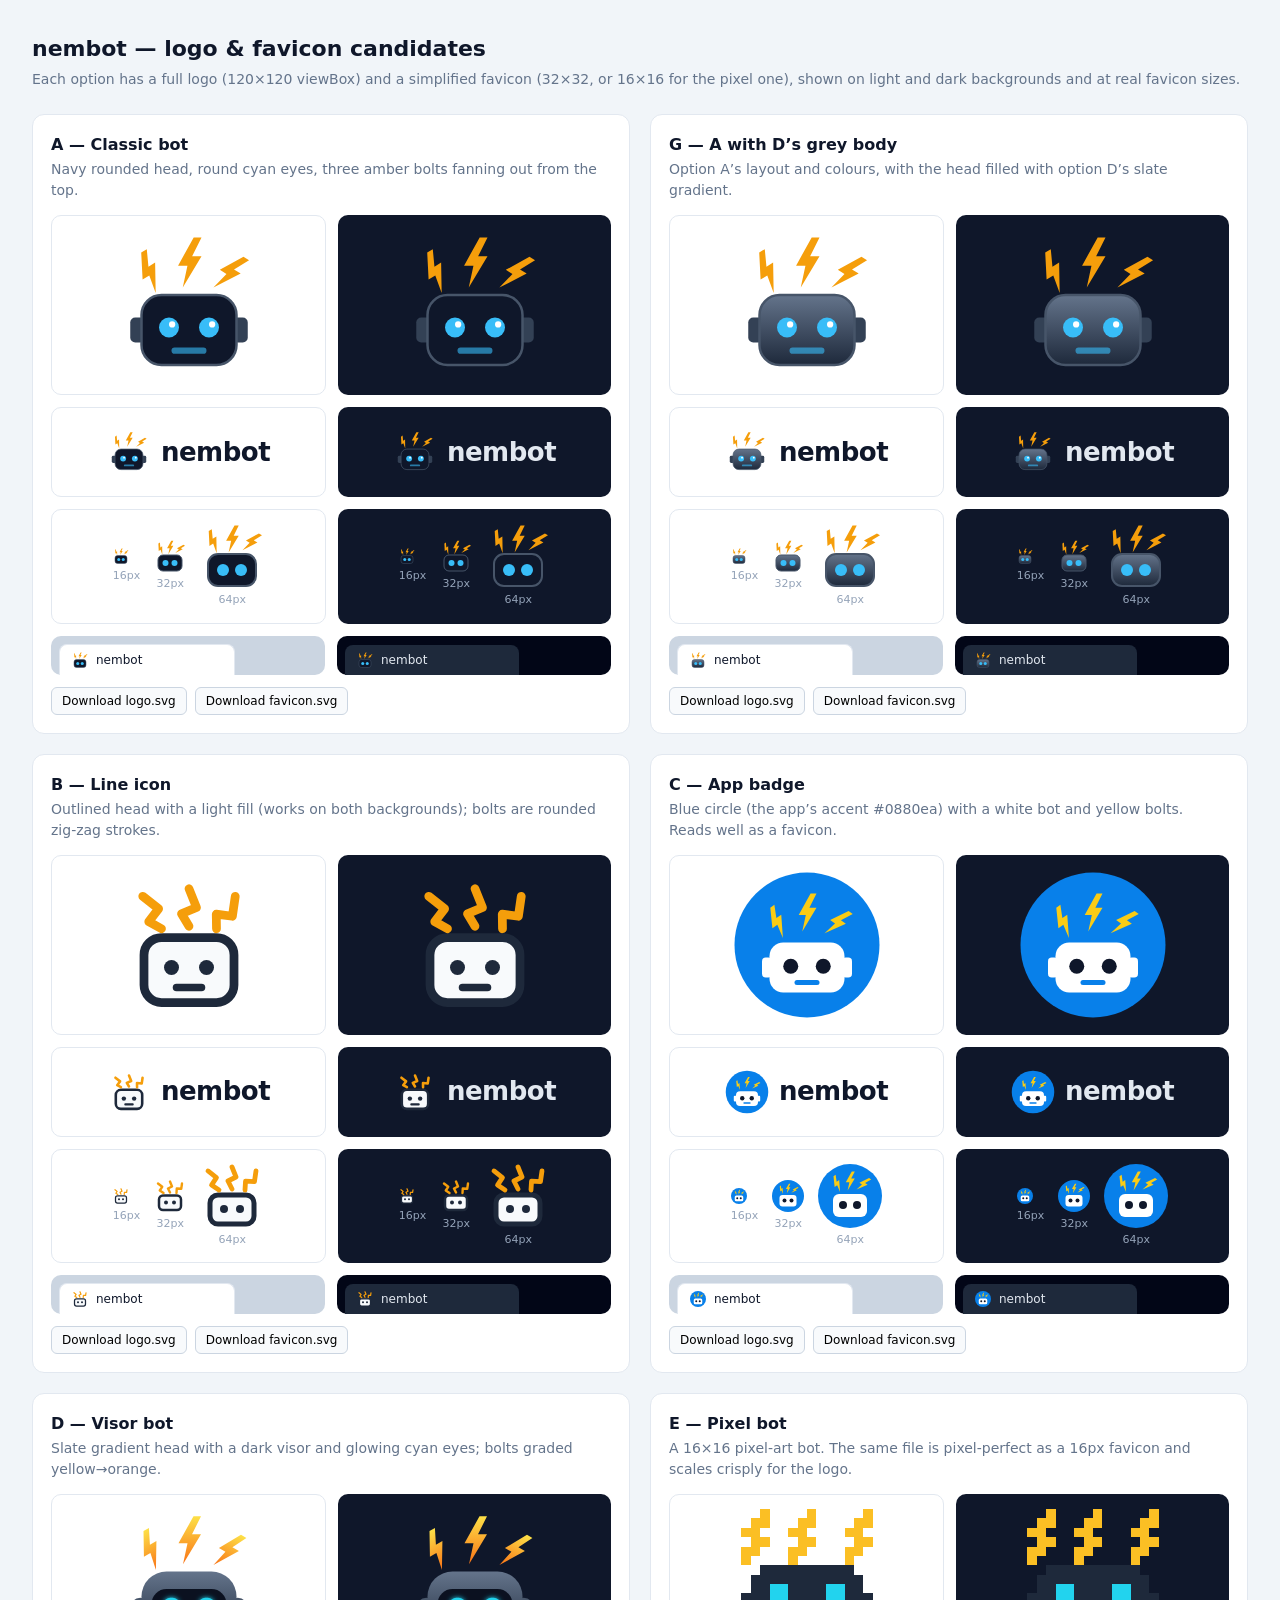
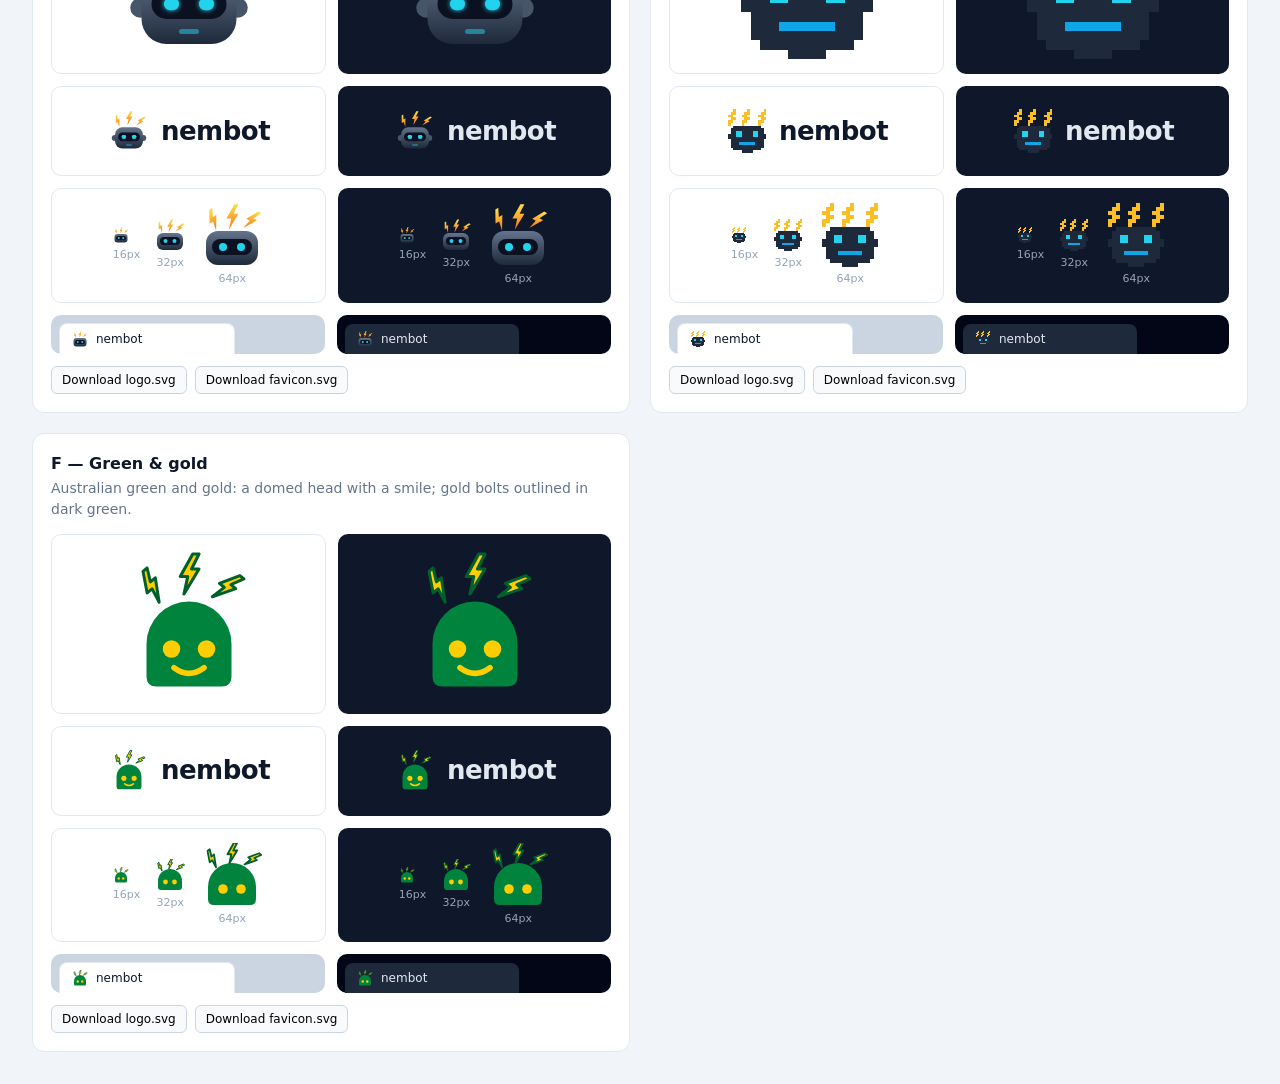
<file: design/logo-options.html>
<!doctype html>
<html lang="en">
<head>
<meta charset="utf-8">
<title>nembot — logo options</title>
<style>
  body { margin: 0; padding: 32px; font: 14px/1.5 system-ui, sans-serif; color: #0f172a; background: #f1f5f9; }
  h1 { margin: 0 0 4px; font-size: 22px; }
  p.lead { margin: 0 0 24px; color: #64748b; }
  .grid { display: grid; grid-template-columns: repeat(auto-fill, minmax(520px, 1fr)); gap: 20px; }
  .card { background: #fff; border: 1px solid #e2e8f0; border-radius: 12px; padding: 18px; }
  .card h2 { margin: 0; font-size: 16px; }
  .card .note { margin: 2px 0 14px; color: #64748b; }
  .row { display: flex; gap: 12px; align-items: stretch; margin-bottom: 12px; }
  .tile { flex: 1; display: flex; align-items: center; justify-content: center; border-radius: 10px; padding: 14px; min-height: 60px; }
  .light { background: #fff; border: 1px solid #e2e8f0; }
  .dark { background: #0f172a; color: #e2e8f0; }
  .tile img { display: block; }
  .big img { width: 150px; height: 150px; }
  .wordmark { gap: 10px; font-weight: 700; font-size: 26px; letter-spacing: -0.5px; }
  .wordmark img { width: 44px; height: 44px; }
  .sizes { gap: 14px; }
  .sizes img { image-rendering: auto; }
  .tab { display: flex; align-items: center; gap: 8px; padding: 6px 12px; border-radius: 8px 8px 0 0; font-size: 12px; width: 150px; }
  .tab.light { background: #fff; border-bottom: none; }
  .tab.dark { background: #1e293b; }
  .tabbar { flex: 1; display: flex; gap: 6px; align-items: flex-end; padding: 8px 8px 0; border-radius: 10px; background: #cbd5e1; }
  .tabbar.dark-bar { background: #020617; }
  .buttons { display: flex; gap: 8px; flex-wrap: wrap; }
  button { font: inherit; font-size: 12px; padding: 4px 10px; border: 1px solid #cbd5e1; border-radius: 6px; background: #f8fafc; cursor: pointer; }
  button:hover { background: #e2e8f0; }
  .label { font-size: 11px; color: #94a3b8; text-align: center; margin-top: 4px; }
</style>
</head>
<body>
<h1>nembot — logo &amp; favicon candidates</h1>
<p class="lead">Each option has a full logo (120×120 viewBox) and a simplified favicon (32×32, or 16×16 for the pixel one), shown on light and dark backgrounds and at real favicon sizes.</p>
<div class="grid" id="grid"></div>

<script>
// A classic lightning bolt, about 16 wide and 32 tall, centred on the origin.
const BOLT = 'M3,-16 L-7,2 L-1,2 L-4,16 L8,-4 L2,-4 L8,-16 Z';
const bolt = (x, y, r, s, attrs) =>
  `<path d="${BOLT}" transform="translate(${x} ${y}) rotate(${r}) scale(${s})" ${attrs}/>`;
const svg = (box, body) =>
  `<svg xmlns="http://www.w3.org/2000/svg" viewBox="0 0 ${box} ${box}" width="${box}" height="${box}">${body}</svg>`;

// Zig-zag stroke bolt for the line style, tip pointing up (outwards).
const zig = (pts, x, y, r, attrs) =>
  `<polyline points="${pts}" transform="translate(${x} ${y}) rotate(${r})" fill="none" ${attrs}/>`;

function pixelSvg(rows, colors) {
  const paths = {};
  rows.forEach((row, y) => {
    if (row.length !== 16) throw new Error(`pixel row ${y} has ${row.length} cells`);
    [...row].forEach((c, x) => {
      if (colors[c]) paths[c] = (paths[c] || '') + `M${x} ${y}h1v1h-1z`;
    });
  });
  const body = Object.entries(paths)
    .map(([c, d]) => `<path d="${d}" fill="${colors[c]}"/>`).join('');
  return `<svg xmlns="http://www.w3.org/2000/svg" viewBox="0 0 16 16" width="16" height="16" shape-rendering="crispEdges">${body}</svg>`;
}

const PIXEL = [
  '...Y....Y.....Y.',
  '..YY...YY....YY.',
  '.YY...YY....YY..',
  '..YY...YY....YY.',
  '.YY...YY....YY..',
  '.Y....Y.....Y...',
  '...HHHHHHHHHH...',
  '..HHHHHHHHHHHH..',
  '..HHEEHHHHEEHH..',
  '.HHHEEHHHHEEHHH.',
  '.HHHHHHHHHHHHHH.',
  '..HHHHHHHHHHHH..',
  '..HHHMMMMMMHHH..',
  '..HHHHHHHHHHHH..',
  '...HHHHHHHHHH...',
  '......HHHH......',
];
const pixel = pixelSvg(PIXEL, { Y: '#fbbf24', H: '#1e293b', E: '#22d3ee', M: '#0ea5e9' });

const OPTIONS = [
  {
    key: 'a', name: 'A — Classic bot',
    note: 'Navy rounded head, round cyan eyes, three amber bolts fanning out from the top.',
    logo: svg(120, `
      <rect x="13" y="70" width="12" height="20" rx="4" fill="#334155"/>
      <rect x="95" y="70" width="12" height="20" rx="4" fill="#334155"/>
      <rect x="22" y="52" width="76" height="56" rx="16" fill="#0f172a" stroke="#475569" stroke-width="2"/>
      <circle cx="44" cy="78" r="8" fill="#38bdf8"/><circle cx="76" cy="78" r="8" fill="#38bdf8"/>
      <circle cx="46.5" cy="75.5" r="2.5" fill="#fff"/><circle cx="78.5" cy="75.5" r="2.5" fill="#fff"/>
      <rect x="46" y="94" width="28" height="5" rx="2.5" fill="#38bdf8" opacity=".6"/>
      ${bolt(60, 26, 0, 1.25, 'fill="#f59e0b"')}
      ${bolt(28, 34, -32, 1.05, 'fill="#f59e0b"')}
      ${bolt(92, 34, 32, 1.05, 'fill="#f59e0b"')}`),
    favicon: svg(32, `
      <rect x="4" y="15" width="24" height="16" rx="5" fill="#0f172a" stroke="#475569" stroke-width="1"/>
      <circle cx="11.5" cy="23" r="3" fill="#38bdf8"/><circle cx="20.5" cy="23" r="3" fill="#38bdf8"/>
      ${bolt(16, 7.5, 0, 0.42, 'fill="#f59e0b"')}
      ${bolt(6.5, 9, -32, 0.36, 'fill="#f59e0b"')}
      ${bolt(25.5, 9, 32, 0.36, 'fill="#f59e0b"')}`),
  },
  {
    key: 'g', name: 'G — A with D’s grey body',
    note: 'Option A’s layout and colours, with the head filled with option D’s slate gradient.',
    logo: svg(120, `
      <defs><linearGradient id="gh" gradientUnits="userSpaceOnUse" x1="0" y1="52" x2="0" y2="108"><stop offset="0" stop-color="#64748b"/><stop offset="1" stop-color="#1e293b"/></linearGradient></defs>
      <rect x="13" y="70" width="12" height="20" rx="4" fill="#334155"/>
      <rect x="95" y="70" width="12" height="20" rx="4" fill="#334155"/>
      <rect x="22" y="52" width="76" height="56" rx="16" fill="url(#gh)" stroke="#475569" stroke-width="2"/>
      <circle cx="44" cy="78" r="8" fill="#38bdf8"/><circle cx="76" cy="78" r="8" fill="#38bdf8"/>
      <circle cx="46.5" cy="75.5" r="2.5" fill="#fff"/><circle cx="78.5" cy="75.5" r="2.5" fill="#fff"/>
      <rect x="46" y="94" width="28" height="5" rx="2.5" fill="#38bdf8" opacity=".6"/>
      ${bolt(60, 26, 0, 1.25, 'fill="#f59e0b"')}
      ${bolt(28, 34, -32, 1.05, 'fill="#f59e0b"')}
      ${bolt(92, 34, 32, 1.05, 'fill="#f59e0b"')}`),
    favicon: svg(32, `
      <defs><linearGradient id="gh" gradientUnits="userSpaceOnUse" x1="0" y1="15" x2="0" y2="31"><stop offset="0" stop-color="#64748b"/><stop offset="1" stop-color="#1e293b"/></linearGradient></defs>
      <rect x="4" y="15" width="24" height="16" rx="5" fill="url(#gh)" stroke="#475569" stroke-width="1"/>
      <circle cx="11.5" cy="23" r="3" fill="#38bdf8"/><circle cx="20.5" cy="23" r="3" fill="#38bdf8"/>
      ${bolt(16, 7.5, 0, 0.42, 'fill="#f59e0b"')}
      ${bolt(6.5, 9, -32, 0.36, 'fill="#f59e0b"')}
      ${bolt(25.5, 9, 32, 0.36, 'fill="#f59e0b"')}`),
  },
  {
    key: 'b', name: 'B — Line icon',
    note: 'Outlined head with a light fill (works on both backgrounds); bolts are rounded zig-zag strokes.',
    logo: svg(120, `
      <rect x="24" y="54" width="72" height="52" rx="14" fill="#f8fafc" stroke="#1e293b" stroke-width="7"/>
      <circle cx="46" cy="78" r="6" fill="#1e293b"/><circle cx="74" cy="78" r="6" fill="#1e293b"/>
      <line x1="50" y1="94" x2="70" y2="94" stroke="#1e293b" stroke-width="6" stroke-linecap="round"/>
      ${[[38, 47, -30], [60, 45, 0], [82, 47, 30]].map(([x, y, r]) => zig('0,0 -6,-10 6,-15 0,-30', x, y, r,
        'stroke="#f59e0b" stroke-width="7" stroke-linecap="round" stroke-linejoin="round"')).join('')}`),
    favicon: svg(32, `
      <rect x="5" y="15.5" width="22" height="14.5" rx="4" fill="#f8fafc" stroke="#1e293b" stroke-width="2.5"/>
      <circle cx="12" cy="22.5" r="2" fill="#1e293b"/><circle cx="20" cy="22.5" r="2" fill="#1e293b"/>
      ${[[9.5, 13, -30], [16, 12.5, 0], [22.5, 13, 30]].map(([x, y, r]) => zig('0,0 -2,-4 2,-6 0,-11', x, y, r,
        'stroke="#f59e0b" stroke-width="2.4" stroke-linecap="round" stroke-linejoin="round"')).join('')}`),
  },
  {
    key: 'c', name: 'C — App badge',
    note: 'Blue circle (the app’s accent #0880ea) with a white bot and yellow bolts. Reads well as a favicon.',
    logo: svg(120, `
      <circle cx="60" cy="60" r="58" fill="#0880ea"/>
      <rect x="24" y="70" width="8" height="16" rx="3" fill="#fff"/>
      <rect x="88" y="70" width="8" height="16" rx="3" fill="#fff"/>
      <rect x="30" y="58" width="60" height="40" rx="11" fill="#fff"/>
      <circle cx="47" cy="77" r="6" fill="#0f172a"/><circle cx="73" cy="77" r="6" fill="#0f172a"/>
      <rect x="50" y="88" width="20" height="4" rx="2" fill="#0880ea"/>
      ${bolt(60, 34, 0, 0.95, 'fill="#facc15"')}
      ${bolt(36, 42, -35, 0.8, 'fill="#facc15"')}
      ${bolt(84, 42, 35, 0.8, 'fill="#facc15"')}`),
    favicon: svg(32, `
      <circle cx="16" cy="16" r="16" fill="#0880ea"/>
      <rect x="7.5" y="15" width="17" height="11.5" rx="3" fill="#fff"/>
      <circle cx="12.5" cy="20.5" r="2" fill="#0f172a"/><circle cx="19.5" cy="20.5" r="2" fill="#0f172a"/>
      ${bolt(16, 8.5, 0, 0.3, 'fill="#facc15"')}
      ${bolt(9.5, 10, -35, 0.26, 'fill="#facc15"')}
      ${bolt(22.5, 10, 35, 0.26, 'fill="#facc15"')}`),
  },
  {
    key: 'd', name: 'D — Visor bot',
    note: 'Slate gradient head with a dark visor and glowing cyan eyes; bolts graded yellow→orange.',
    logo: svg(120, `
      <defs>
        <linearGradient id="dh" x1="0" y1="0" x2="0" y2="1"><stop offset="0" stop-color="#64748b"/><stop offset="1" stop-color="#1e293b"/></linearGradient>
        <linearGradient id="db" x1="0" y1="0" x2="0" y2="1"><stop offset="0" stop-color="#fde047"/><stop offset="1" stop-color="#f97316"/></linearGradient>
        <filter id="dg" x="-50%" y="-50%" width="200%" height="200%"><feGaussianBlur stdDeviation="2"/><feMerge><feMergeNode/><feMergeNode in="SourceGraphic"/></feMerge></filter>
      </defs>
      <circle cx="21" cy="79" r="8" fill="#475569"/><circle cx="99" cy="79" r="8" fill="#475569"/>
      <rect x="22" y="50" width="76" height="58" rx="20" fill="url(#dh)"/>
      <rect x="30" y="64" width="60" height="24" rx="12" fill="#0b1120"/>
      <rect x="40" y="71" width="12" height="10" rx="5" fill="#22d3ee" filter="url(#dg)"/>
      <rect x="68" y="71" width="12" height="10" rx="5" fill="#22d3ee" filter="url(#dg)"/>
      <rect x="52" y="96" width="16" height="4" rx="2" fill="#22d3ee" opacity=".5"/>
      ${bolt(60, 25, 0, 1.2, 'fill="url(#db)"')}
      ${bolt(29, 33, -30, 1.0, 'fill="url(#db)"')}
      ${bolt(91, 33, 30, 1.0, 'fill="url(#db)"')}`),
    favicon: svg(32, `
      <defs>
        <linearGradient id="dh" x1="0" y1="0" x2="0" y2="1"><stop offset="0" stop-color="#64748b"/><stop offset="1" stop-color="#1e293b"/></linearGradient>
        <linearGradient id="db" x1="0" y1="0" x2="0" y2="1"><stop offset="0" stop-color="#fde047"/><stop offset="1" stop-color="#f97316"/></linearGradient>
      </defs>
      <rect x="3" y="14" width="26" height="17" rx="6" fill="url(#dh)"/>
      <rect x="6" y="18" width="20" height="8" rx="4" fill="#0b1120"/>
      <rect x="9.5" y="20" width="4" height="4" rx="2" fill="#22d3ee"/>
      <rect x="18.5" y="20" width="4" height="4" rx="2" fill="#22d3ee"/>
      ${bolt(16, 7, 0, 0.4, 'fill="url(#db)"')}
      ${bolt(6.5, 8.5, -30, 0.34, 'fill="url(#db)"')}
      ${bolt(25.5, 8.5, 30, 0.34, 'fill="url(#db)"')}`),
  },
  {
    key: 'e', name: 'E — Pixel bot',
    note: 'A 16×16 pixel-art bot. The same file is pixel-perfect as a 16px favicon and scales crisply for the logo.',
    logo: pixel,
    favicon: pixel,
  },
  {
    key: 'f', name: 'F — Green & gold',
    note: 'Australian green and gold: a domed head with a smile; gold bolts outlined in dark green.',
    logo: svg(120, `
      <path d="M26,76 A34,34 0 0 1 94,76 V102 Q94,110 86,110 H34 Q26,110 26,102 Z" fill="#00843d"/>
      <circle cx="46" cy="80" r="7" fill="#ffcd00"/><circle cx="74" cy="80" r="7" fill="#ffcd00"/>
      <path d="M48,95 Q60,104 72,95" fill="none" stroke="#ffcd00" stroke-width="4.5" stroke-linecap="round"/>
      ${bolt(60, 20, 0, 1.0, 'fill="#ffcd00" stroke="#00602c" stroke-width="2.5" stroke-linejoin="round"')}
      ${bolt(30, 30, -40, 0.85, 'fill="#ffcd00" stroke="#00602c" stroke-width="2.8" stroke-linejoin="round"')}
      ${bolt(90, 30, 40, 0.85, 'fill="#ffcd00" stroke="#00602c" stroke-width="2.8" stroke-linejoin="round"')}`),
    favicon: svg(32, `
      <path d="M4,22 A12,12 0 0 1 28,22 V28 Q28,31 25,31 H7 Q4,31 4,28 Z" fill="#00843d"/>
      <circle cx="11.5" cy="23" r="2.4" fill="#ffcd00"/><circle cx="20.5" cy="23" r="2.4" fill="#ffcd00"/>
      ${bolt(16, 5, 0, 0.32, 'fill="#ffcd00" stroke="#00602c" stroke-width="3" stroke-linejoin="round"')}
      ${bolt(6, 8, -40, 0.28, 'fill="#ffcd00" stroke="#00602c" stroke-width="3.2" stroke-linejoin="round"')}
      ${bolt(26, 8, 40, 0.28, 'fill="#ffcd00" stroke="#00602c" stroke-width="3.2" stroke-linejoin="round"')}`),
  },
];

// Each preview is an <img> of a data URI, so the SVGs' ids and styles stay isolated.
const uri = s => 'data:image/svg+xml;charset=utf-8,' + encodeURIComponent(s.replace(/\s*\n\s*/g, ''));
const img = (s, size) => `<img src="${uri(s)}" width="${size}" height="${size}" alt="">`;

function download(name, text) {
  const a = document.createElement('a');
  a.href = URL.createObjectURL(new Blob([text], { type: 'image/svg+xml' }));
  a.download = name;
  a.click();
  URL.revokeObjectURL(a.href);
}

const grid = document.getElementById('grid');
for (const o of OPTIONS) {
  const card = document.createElement('div');
  card.className = 'card';
  card.innerHTML = `
    <h2>${o.name}</h2>
    <p class="note">${o.note}</p>
    <div class="row">
      <div class="tile light big">${img(o.logo, 150)}</div>
      <div class="tile dark big">${img(o.logo, 150)}</div>
    </div>
    <div class="row">
      <div class="tile light wordmark">${img(o.logo, 44)}nembot</div>
      <div class="tile dark wordmark">${img(o.logo, 44)}nembot</div>
    </div>
    <div class="row">
      ${['light', 'dark'].map(t => `
        <div class="tile ${t} sizes">
          ${[16, 32, 64].map(s => `<div>${img(o.favicon, s)}<div class="label">${s}px</div></div>`).join('')}
        </div>`).join('')}
    </div>
    <div class="row">
      <div class="tabbar"><div class="tab light">${img(o.favicon, 16)}nembot</div></div>
      <div class="tabbar dark-bar"><div class="tab dark">${img(o.favicon, 16)}nembot</div></div>
    </div>
    <div class="buttons">
      <button data-k="logo">Download logo.svg</button>
      <button data-k="favicon">Download favicon.svg</button>
    </div>`;
  card.querySelectorAll('button').forEach(b => b.addEventListener('click', () =>
    download(`nembot-${o.key}-${b.dataset.k}.svg`, o[b.dataset.k].trim() + '\n')));
  grid.appendChild(card);
}
</script>
</body>
</html>
</file>
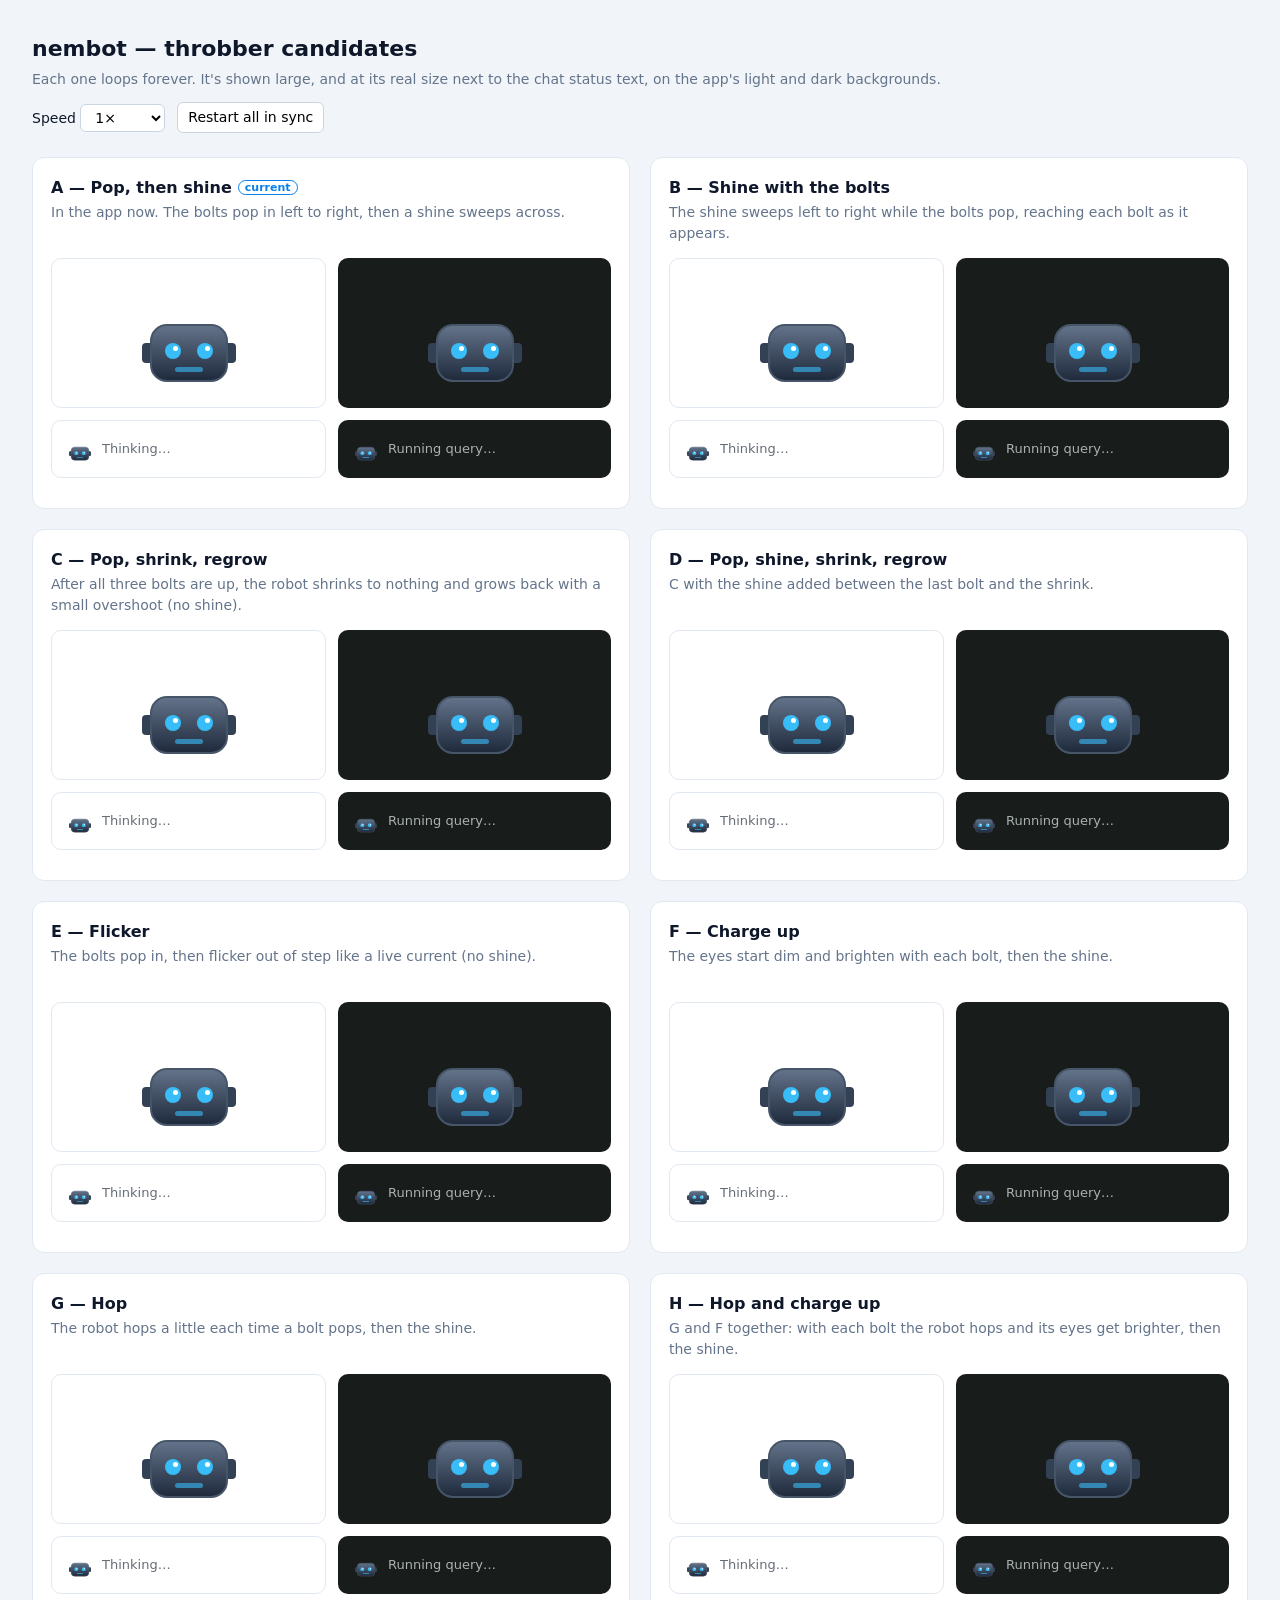
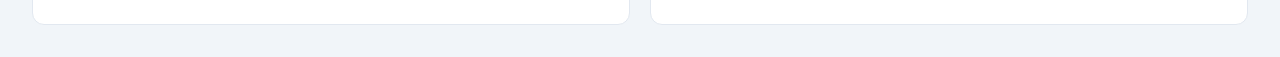
<file: design/throbber-options.html>
<!doctype html>
<html lang="en">
<head>
<meta charset="utf-8">
<title>nembot — throbber options</title>
<style>
  body { margin: 0; padding: 32px; font: 14px/1.5 system-ui, sans-serif; color: #0f172a; background: #f1f5f9; }
  h1 { margin: 0 0 4px; font-size: 22px; }
  p.lead { margin: 0 0 12px; color: #64748b; }
  .controls { display: flex; gap: 12px; align-items: center; margin-bottom: 24px; }
  .controls select, .controls button { font: inherit; padding: 4px 10px; border: 1px solid #cbd5e1; border-radius: 6px; background: #fff; cursor: pointer; }
  .grid { display: grid; grid-template-columns: repeat(auto-fill, minmax(420px, 1fr)); gap: 20px; }
  .card { background: #fff; border: 1px solid #e2e8f0; border-radius: 12px; padding: 18px; }
  .card h2 { margin: 0; font-size: 16px; }
  .card .note { margin: 2px 0 14px; color: #64748b; min-height: 42px; }
  .row { display: flex; gap: 12px; margin-bottom: 12px; }
  .tile { flex: 1; display: flex; align-items: center; justify-content: center; border-radius: 10px; padding: 14px; }
  .light { background: #fff; border: 1px solid #e2e8f0; color: #656d76; }
  .dark { background: #181c1a; color: #aab2af; }
  .big .throbber svg { width: 120px; height: 120px; }
  .status { display: flex; align-items: center; gap: 8px; font-size: 13px; justify-content: flex-start; }
  .tag { font-size: 11px; font-weight: 600; color: #0880ea; border: 1px solid #0880ea; border-radius: 10px; padding: 0 6px; margin-left: 6px; vertical-align: 2px; }

  /* ---- Throbbers ---- */
  .throbber { display: inline-flex; flex-shrink: 0; --cycle: 2.8s; }
  .throbber svg { width: 28px; height: 28px; overflow: visible; }
  .nb-body { transform-box: view-box; transform-origin: 60px 80px; }
  .nb-bolt { transform-box: fill-box; transform-origin: 50% 100%; animation: var(--cycle) ease-out infinite both; }
  .nb-bolt-left { animation-name: nb-bolt-left; }
  .nb-bolt-middle { animation-name: nb-bolt-middle; }
  .nb-bolt-right { animation-name: nb-bolt-right; }
  .nb-shine { animation: nb-shine var(--cycle) ease-in-out infinite; }
  .nb-eye-dim { opacity: 0; }

  /* A: the app's current throbber. Bolts pop in, then the shine. */
  @keyframes nb-bolt-left { 0%, 8% { transform: scale(0); opacity: 0; } 15% { transform: scale(1.25); opacity: 1; } 20%, 88% { transform: scale(1); opacity: 1; } 96%, 100% { transform: scale(1); opacity: 0; } }
  @keyframes nb-bolt-middle { 0%, 26% { transform: scale(0); opacity: 0; } 33% { transform: scale(1.25); opacity: 1; } 38%, 88% { transform: scale(1); opacity: 1; } 96%, 100% { transform: scale(1); opacity: 0; } }
  @keyframes nb-bolt-right { 0%, 44% { transform: scale(0); opacity: 0; } 51% { transform: scale(1.25); opacity: 1; } 56%, 88% { transform: scale(1); opacity: 1; } 96%, 100% { transform: scale(1); opacity: 0; } }
  @keyframes nb-shine { 0%, 55% { transform: translateX(0); } 90%, 100% { transform: translateX(160px); } }

  /* B: the shine travels with the bolts, reaching each one as it pops. */
  .v-sync .nb-shine { animation-name: nb-shine-sync; animation-timing-function: linear; }
  @keyframes nb-shine-sync { 0% { transform: translateX(16px); } 81%, 100% { transform: translateX(160px); } }

  /* C: bolts pop in, then the robot shrinks to nothing and grows back. */
  .v-shrink { --cycle: 3.2s; }
  .v-shrink .nb-bolt-left { animation-name: nb-c-left; }
  .v-shrink .nb-bolt-middle { animation-name: nb-c-middle; }
  .v-shrink .nb-bolt-right { animation-name: nb-c-right; }
  .v-shrink .nb-body { animation: nb-shrink var(--cycle) ease-in-out infinite; }
  .v-shrink .nb-shine { display: none; }
  @keyframes nb-c-left { 0%, 8% { transform: scale(0); opacity: 0; } 14% { transform: scale(1.25); opacity: 1; } 18%, 72% { transform: scale(1); opacity: 1; } 74%, 100% { transform: scale(0); opacity: 0; } }
  @keyframes nb-c-middle { 0%, 22% { transform: scale(0); opacity: 0; } 28% { transform: scale(1.25); opacity: 1; } 32%, 72% { transform: scale(1); opacity: 1; } 74%, 100% { transform: scale(0); opacity: 0; } }
  @keyframes nb-c-right { 0%, 36% { transform: scale(0); opacity: 0; } 42% { transform: scale(1.25); opacity: 1; } 46%, 72% { transform: scale(1); opacity: 1; } 74%, 100% { transform: scale(0); opacity: 0; } }
  @keyframes nb-shrink { 0%, 60% { transform: scale(1); } 72%, 76% { transform: scale(0); } 88% { transform: scale(1.12); } 94%, 100% { transform: scale(1); } }

  /* D: C plus the shine, which sweeps after the last bolt and before the shrink. */
  .v-shrink-shine { --cycle: 3.2s; }
  .v-shrink-shine .nb-bolt-left { animation-name: nb-c-left; }
  .v-shrink-shine .nb-bolt-middle { animation-name: nb-c-middle; }
  .v-shrink-shine .nb-bolt-right { animation-name: nb-c-right; }
  .v-shrink-shine .nb-body { animation: nb-shrink var(--cycle) ease-in-out infinite; }
  .v-shrink-shine .nb-shine { animation-name: nb-shine-d; }
  @keyframes nb-shine-d { 0%, 45% { transform: translateX(0); } 59%, 100% { transform: translateX(160px); } }

  /* E: once all three are up, the bolts flicker like a live current. */
  .v-flicker .nb-shine { display: none; }
  .v-flicker .nb-bolt path { animation: nb-flicker var(--cycle) linear infinite; }
  .v-flicker .nb-bolt-middle path { animation-delay: -.09s; }
  .v-flicker .nb-bolt-right path { animation-delay: -.17s; }
  @keyframes nb-flicker { 0%, 58% { opacity: 1; } 60% { opacity: .25; } 62% { opacity: 1; } 66% { opacity: .5; } 68% { opacity: 1; } 72% { opacity: .2; } 73% { opacity: 1; } 78% { opacity: .6; } 80%, 100% { opacity: 1; } }

  /* F: the eyes start dim and brighten with each bolt, then the shine. */
  .v-charge .nb-eye-dim { animation: nb-charge var(--cycle) ease-out infinite; }
  @keyframes nb-charge { 0%, 12% { opacity: .8; } 16%, 30% { opacity: .55; } 34%, 48% { opacity: .3; } 52%, 88% { opacity: 0; } 96%, 100% { opacity: .8; } }

  /* G: the robot hops each time a bolt pops, then the shine. */
  .v-hop .nb-body { animation: nb-hop var(--cycle) ease-out infinite; }
  @keyframes nb-hop { 0%, 9%, 27%, 45% { transform: translateY(0); } 12%, 30%, 48% { transform: translateY(-7px); } 17%, 35%, 53%, 100% { transform: translateY(0); } }

  /* H: G and F together: the robot hops and its eyes brighten with each bolt, then the shine. */
  .v-hop-charge .nb-body { animation: nb-hop var(--cycle) ease-out infinite; }
  .v-hop-charge .nb-eye-dim { animation: nb-charge var(--cycle) ease-out infinite; }

  @media (prefers-reduced-motion: reduce) { .throbber * { animation: none !important; } }
</style>
</head>
<body>
<h1>nembot — throbber candidates</h1>
<p class="lead">Each one loops forever. It's shown large, and at its real size next to the chat status text, on the app's light and dark backgrounds.</p>
<div class="controls">
  <label>Speed <select id="speed"><option value="1.5">1.5×</option><option value="1.25">1.25×</option><option value="1" selected>1×</option><option value="0.5">0.5×</option><option value="0.25">0.25×</option></select></label>
  <button id="restart" type="button">Restart all in sync</button>
</div>
<div class="grid" id="grid"></div>

<script>
const BOLT = 'M3,-16 L-7,2 L-1,2 L-4,16 L8,-4 L2,-4 L8,-16 Z';
let count = 0;

function throbber() {
  const id = `shine-${++count}`;
  // The clip stays well inside the head's outline (only a pixel wide at 28px) and uses slightly
  // smaller bolts (shrink < 1), so the shine never lights the edges.
  const placed = [['left', 28, 34, -32, 1.05], ['middle', 60, 26, 0, 1.25], ['right', 92, 34, 32, 1.05]];
  const bolts = fill => placed
    .map(([k, x, y, r, s]) => `<g class="nb-bolt nb-bolt-${k}"><path d="${BOLT}" transform="translate(${x} ${y}) rotate(${r}) scale(${s})" fill="${fill}"/></g>`)
    .join('');
  // A clip-path can't hold groups, so its bolts are plain paths with the placement built into
  // their points (and the pop-in class on the path itself).
  const clipBolts = shrink => placed.map(([k, x, y, r, s]) => {
    const a = r * Math.PI / 180, k2 = s * shrink;
    const d = BOLT.replace(/(-?[\d.]+),(-?[\d.]+)/g, (_, px, py) =>
      `${(x + k2 * (px * Math.cos(a) - py * Math.sin(a))).toFixed(2)},${(y + k2 * (px * Math.sin(a) + py * Math.cos(a))).toFixed(2)}`);
    return `<path class="nb-bolt nb-bolt-${k}" d="${d}"/>`;
  }).join('');
  return `<span class="throbber"><svg viewBox="0 0 120 120" aria-hidden="true">
    <defs>
      <linearGradient id="${id}-head" gradientUnits="userSpaceOnUse" x1="0" y1="52" x2="0" y2="108"><stop offset="0" stop-color="#64748b"/><stop offset="1" stop-color="#1e293b"/></linearGradient>
      <linearGradient id="${id}-band"><stop offset="0" stop-color="#fff" stop-opacity="0"/><stop offset=".5" stop-color="#fff" stop-opacity=".7"/><stop offset="1" stop-color="#fff" stop-opacity="0"/></linearGradient>
      <clipPath id="${id}-clip">
        <rect x="28" y="58" width="64" height="44" rx="10" fill="#fff"/>${clipBolts(0.88)}
      </clipPath>
    </defs>
    <g class="nb-body">
      <rect x="13" y="70" width="12" height="20" rx="4" fill="#334155"/>
      <rect x="95" y="70" width="12" height="20" rx="4" fill="#334155"/>
      <rect x="22" y="52" width="76" height="56" rx="16" fill="url(#${id}-head)" stroke="#475569" stroke-width="2"/>
      <circle cx="44" cy="78" r="8" fill="#38bdf8"/><circle cx="76" cy="78" r="8" fill="#38bdf8"/>
      <circle cx="46.5" cy="75.5" r="2.5" fill="#fff"/><circle cx="78.5" cy="75.5" r="2.5" fill="#fff"/>
      <g class="nb-eye-dim" fill="url(#${id}-head)"><circle cx="44" cy="78" r="8.5"/><circle cx="76" cy="78" r="8.5"/></g>
      <rect x="46" y="94" width="28" height="5" rx="2.5" fill="#38bdf8" opacity=".6"/>
      ${bolts('#f59e0b')}
      <g clip-path="url(#${id}-clip)"><g class="nb-shine"><rect x="-20" y="4" width="40" height="108" transform="skewX(-20)" fill="url(#${id}-band)"/></g></g>
    </g>
  </svg></span>`;
}

const OPTIONS = [
  { cls: 'v-current', name: 'A — Pop, then shine', current: true,
    note: 'In the app now. The bolts pop in left to right, then a shine sweeps across.' },
  { cls: 'v-sync', name: 'B — Shine with the bolts',
    note: 'The shine sweeps left to right while the bolts pop, reaching each bolt as it appears.' },
  { cls: 'v-shrink', name: 'C — Pop, shrink, regrow',
    note: 'After all three bolts are up, the robot shrinks to nothing and grows back with a small overshoot (no shine).' },
  { cls: 'v-shrink-shine', name: 'D — Pop, shine, shrink, regrow',
    note: 'C with the shine added between the last bolt and the shrink.' },
  { cls: 'v-flicker', name: 'E — Flicker',
    note: 'The bolts pop in, then flicker out of step like a live current (no shine).' },
  { cls: 'v-charge', name: 'F — Charge up',
    note: 'The eyes start dim and brighten with each bolt, then the shine.' },
  { cls: 'v-hop', name: 'G — Hop',
    note: 'The robot hops a little each time a bolt pops, then the shine.' },
  { cls: 'v-hop-charge', name: 'H — Hop and charge up',
    note: 'G and F together: with each bolt the robot hops and its eyes get brighter, then the shine.' },
];

const grid = document.getElementById('grid');
for (const o of OPTIONS) {
  const card = document.createElement('div');
  card.className = `card ${o.cls}`;
  card.innerHTML = `
    <h2>${o.name}${o.current ? '<span class="tag">current</span>' : ''}</h2>
    <p class="note">${o.note}</p>
    <div class="row">
      <div class="tile light big">${throbber()}</div>
      <div class="tile dark big">${throbber()}</div>
    </div>
    <div class="row">
      <div class="tile light status">${throbber()}<span>Thinking…</span></div>
      <div class="tile dark status">${throbber()}<span>Running query…</span></div>
    </div>`;
  grid.appendChild(card);
}

const animations = () => document.getAnimations();
document.getElementById('speed').onchange = e => animations().forEach(a => { a.playbackRate = Number(e.target.value); });
document.getElementById('restart').onclick = () => animations().forEach(a => { a.currentTime = 0; a.play(); });
</script>
</body>
</html>
</file>
